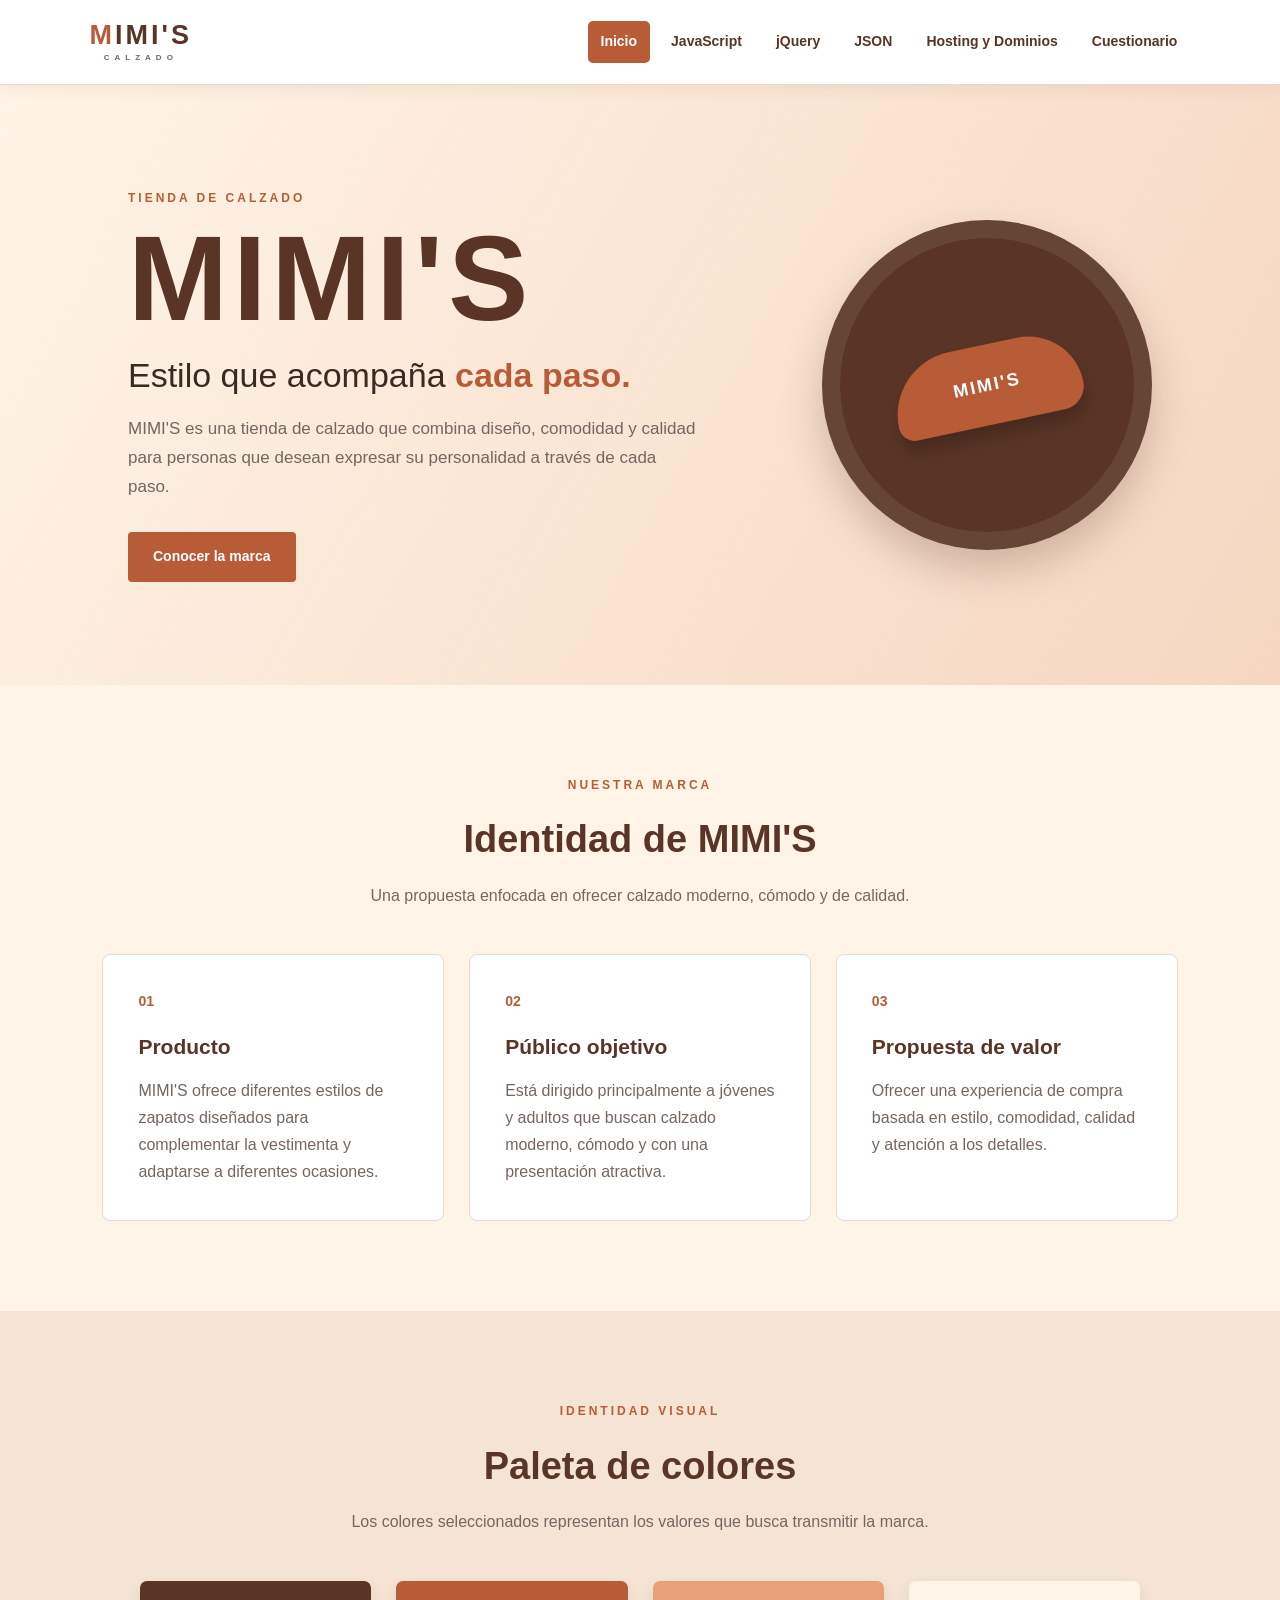
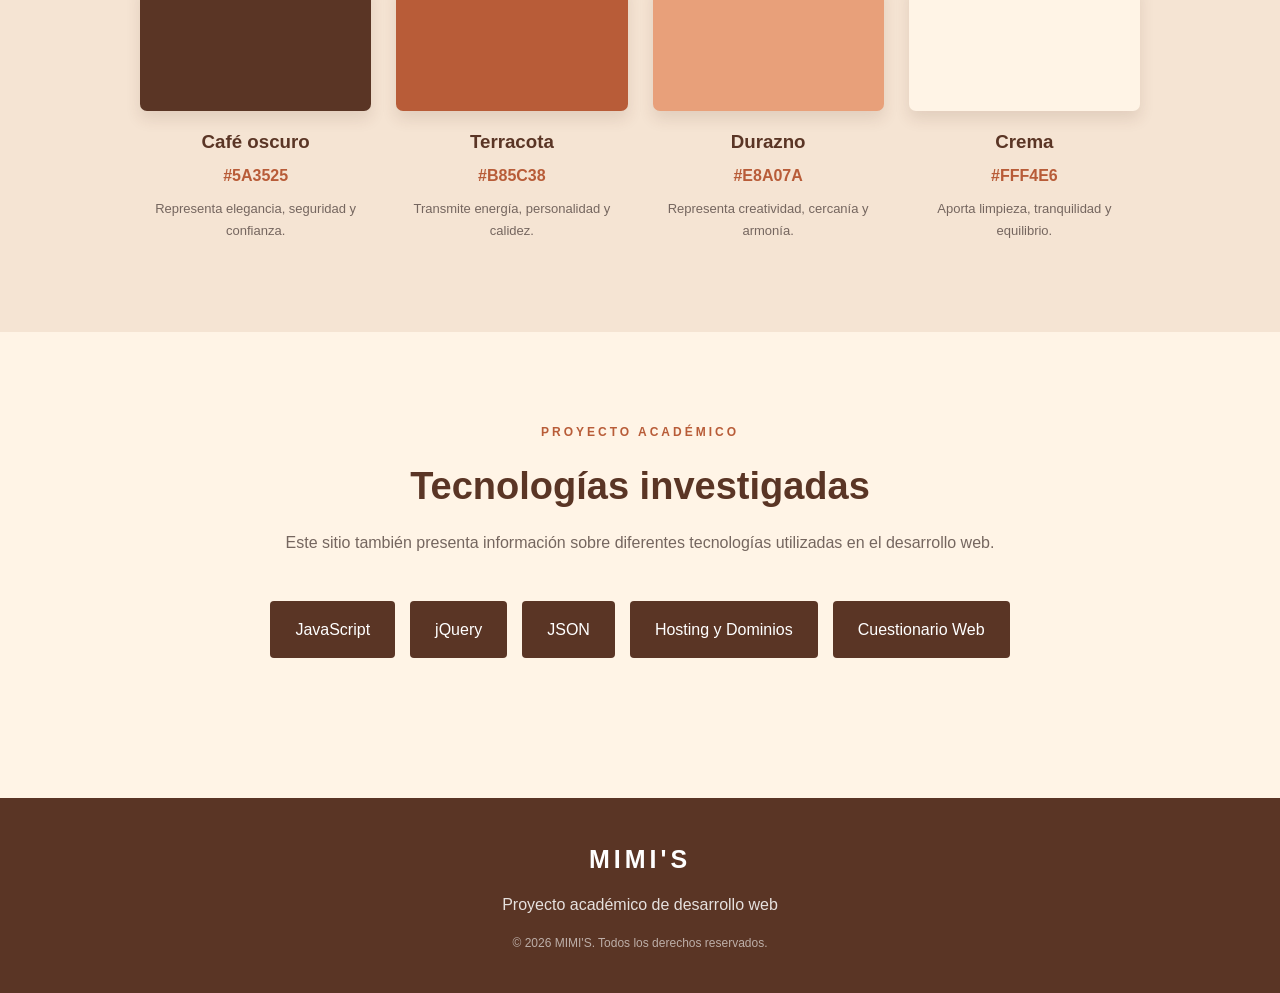
<file: index.html>
<!DOCTYPE html>
<html lang="es">
<head>
    <meta charset="UTF-8">
    <meta name="viewport" content="width=device-width, initial-scale=1.0">

    <title>MIMI'S | Tienda de Calzado</title>

    <link rel="stylesheet" href="style.css">
    <script src="script.js" defer></script>
</head>

<body>

    <!-- ENCABEZADO -->
    <header class="header">

        <div class="logo">
            <span>M</span>IMI'S
            <small>CALZADO</small>
        </div>

        <nav class="navbar">
            <a href="index.html" class="activo">Inicio</a>
            <a href="javascript.html">JavaScript</a>
            <a href="jquery.html">jQuery</a>
            <a href="json.html">JSON</a>
            <a href="hosting.html">Hosting y Dominios</a>
            <a href="cuestionario.html">Cuestionario</a>
        </nav>

    </header>


    <!-- PRESENTACIÓN PRINCIPAL -->
    <main>

        <section class="hero">

            <div class="hero-contenido">

                <p class="etiqueta">TIENDA DE CALZADO</p>

                <h1>MIMI'S</h1>

                <h2>
                    Estilo que acompaña
                    <span>cada paso.</span>
                </h2>

                <p class="hero-descripcion">
                    MIMI'S es una tienda de calzado que combina
                    diseño, comodidad y calidad para personas que
                    desean expresar su personalidad a través de cada
                    paso.
                </p>

                <a href="#marca" class="btn-principal">
                    Conocer la marca
                </a>

            </div>


            <div class="hero-producto">

                <div class="circulo-producto">
                    <div class="zapato">MIMI'S</div>
                </div>

            </div>

        </section>


        <!-- PRODUCTO -->
        <section class="seccion" id="marca">

            <div class="titulo-seccion">

                <p class="etiqueta">NUESTRA MARCA</p>

                <h2>Identidad de MIMI'S</h2>

                <p>
                    Una propuesta enfocada en ofrecer calzado
                    moderno, cómodo y de calidad.
                </p>

            </div>


            <div class="tarjetas">

                <article class="tarjeta">

                    <div class="icono">01</div>

                    <h3>Producto</h3>

                    <p>
                        MIMI'S ofrece diferentes estilos de zapatos
                        diseñados para complementar la vestimenta
                        y adaptarse a diferentes ocasiones.
                    </p>

                </article>


                <article class="tarjeta">

                    <div class="icono">02</div>

                    <h3>Público objetivo</h3>

                    <p>
                        Está dirigido principalmente a jóvenes y
                        adultos que buscan calzado moderno, cómodo
                        y con una presentación atractiva.
                    </p>

                </article>


                <article class="tarjeta">

                    <div class="icono">03</div>

                    <h3>Propuesta de valor</h3>

                    <p>
                        Ofrecer una experiencia de compra basada en
                        estilo, comodidad, calidad y atención a los
                        detalles.
                    </p>

                </article>

            </div>

        </section>


        <!-- PALETA DE COLORES -->
        <section class="seccion colores-seccion">

            <div class="titulo-seccion">

                <p class="etiqueta">IDENTIDAD VISUAL</p>

                <h2>Paleta de colores</h2>

                <p>
                    Los colores seleccionados representan los
                    valores que busca transmitir la marca.
                </p>

            </div>


            <div class="paleta">

                <div class="color-item">

                    <div class="muestra cafe"></div>

                    <h3>Café oscuro</h3>

                    <strong>#5A3525</strong>

                    <p>
                        Representa elegancia, seguridad y confianza.
                    </p>

                </div>


                <div class="color-item">

                    <div class="muestra terracota"></div>

                    <h3>Terracota</h3>

                    <strong>#B85C38</strong>

                    <p>
                        Transmite energía, personalidad y calidez.
                    </p>

                </div>


                <div class="color-item">

                    <div class="muestra durazno"></div>

                    <h3>Durazno</h3>

                    <strong>#E8A07A</strong>

                    <p>
                        Representa creatividad, cercanía y armonía.
                    </p>

                </div>


                <div class="color-item">

                    <div class="muestra crema"></div>

                    <h3>Crema</h3>

                    <strong>#FFF4E6</strong>

                    <p>
                        Aporta limpieza, tranquilidad y equilibrio.
                    </p>

                </div>

            </div>

        </section>


        <!-- TECNOLOGÍA -->
        <section class="seccion">

            <div class="titulo-seccion">

                <p class="etiqueta">PROYECTO ACADÉMICO</p>

                <h2>Tecnologías investigadas</h2>

                <p>
                    Este sitio también presenta información sobre
                    diferentes tecnologías utilizadas en el desarrollo
                    web.
                </p>

            </div>


            <div class="tecnologias">

                <a href="javascript.html">JavaScript</a>

                <a href="jquery.html">jQuery</a>

                <a href="json.html">JSON</a>

                <a href="hosting.html">Hosting y Dominios</a>

                <a href="cuestionario.html">Cuestionario Web</a>

            </div>

        </section>

    </main>


    <!-- PIE DE PÁGINA -->
    <footer class="footer">

        <div class="logo-footer">
            MIMI'S
        </div>

        <p>
            Proyecto académico de desarrollo web
        </p>

        <p class="copyright">
            © 2026 MIMI'S. Todos los derechos reservados.
        </p>

    </footer>

</body>
</html>
</file>
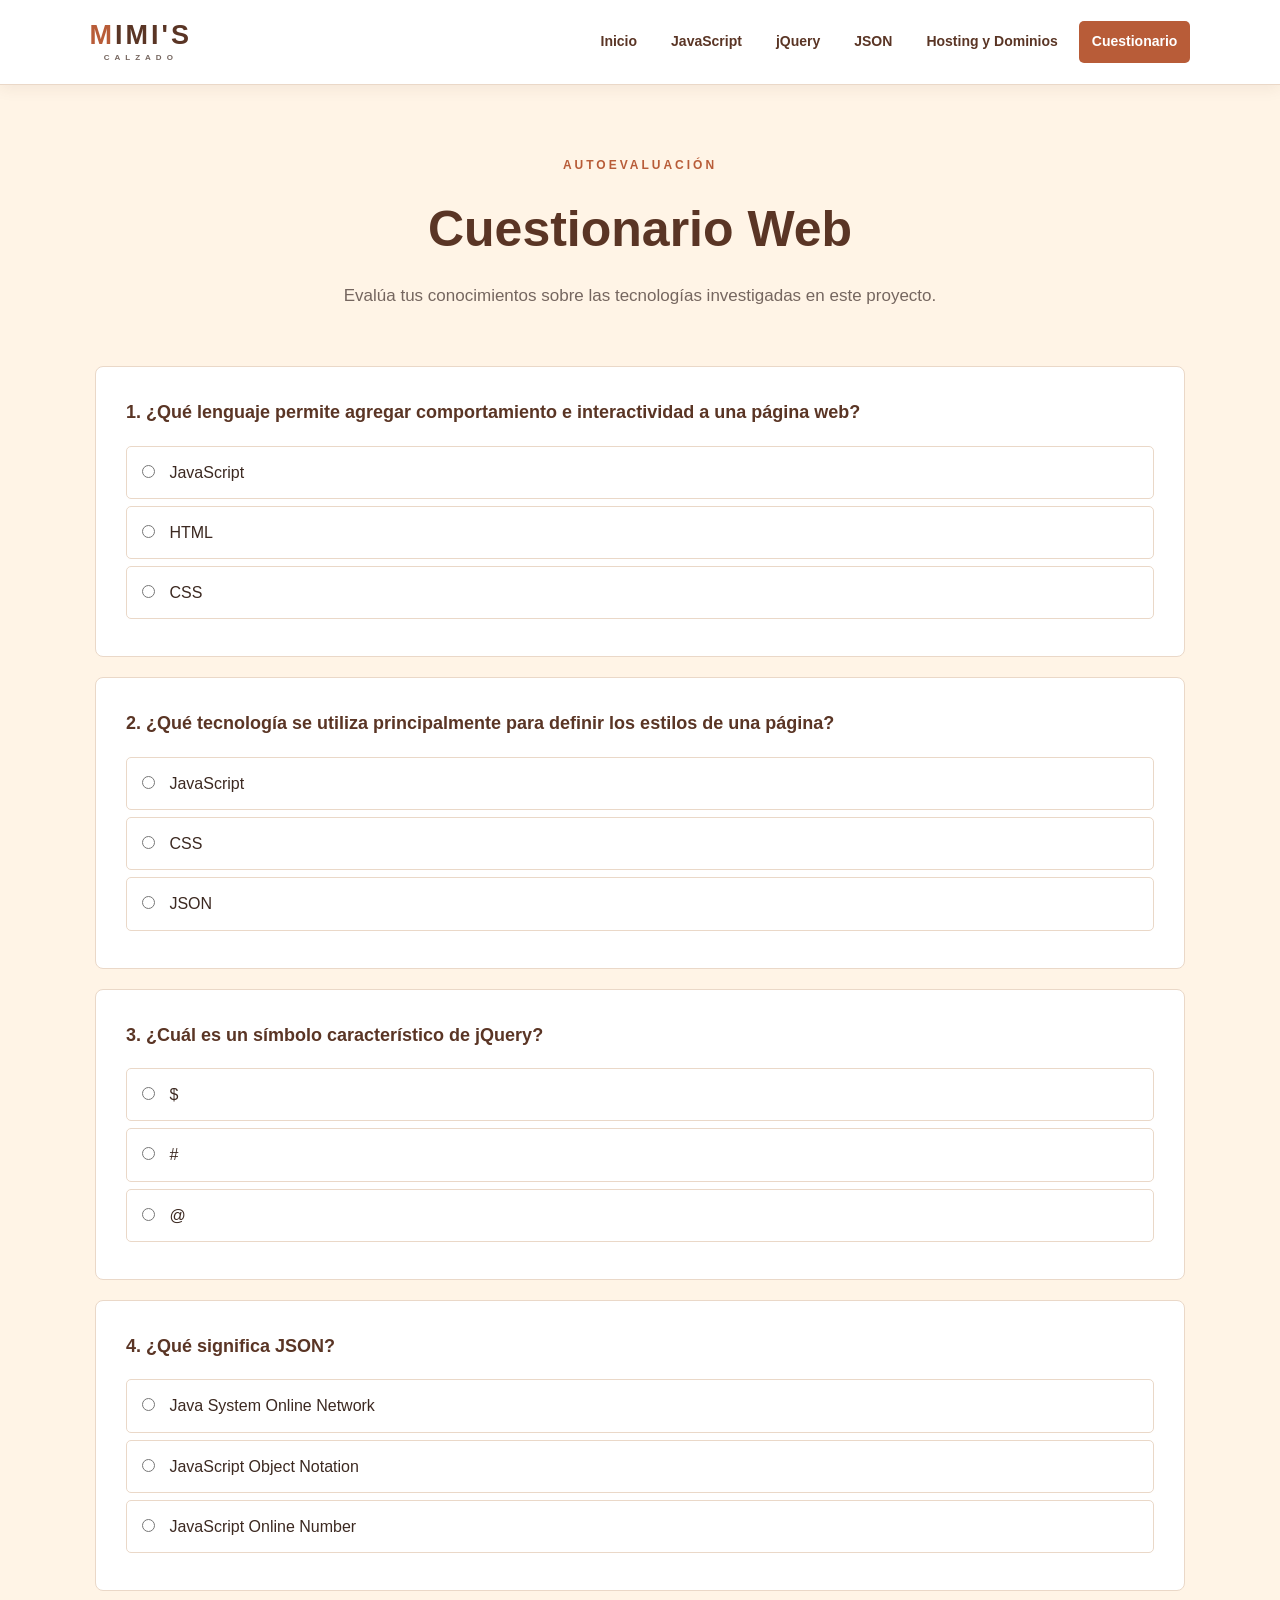
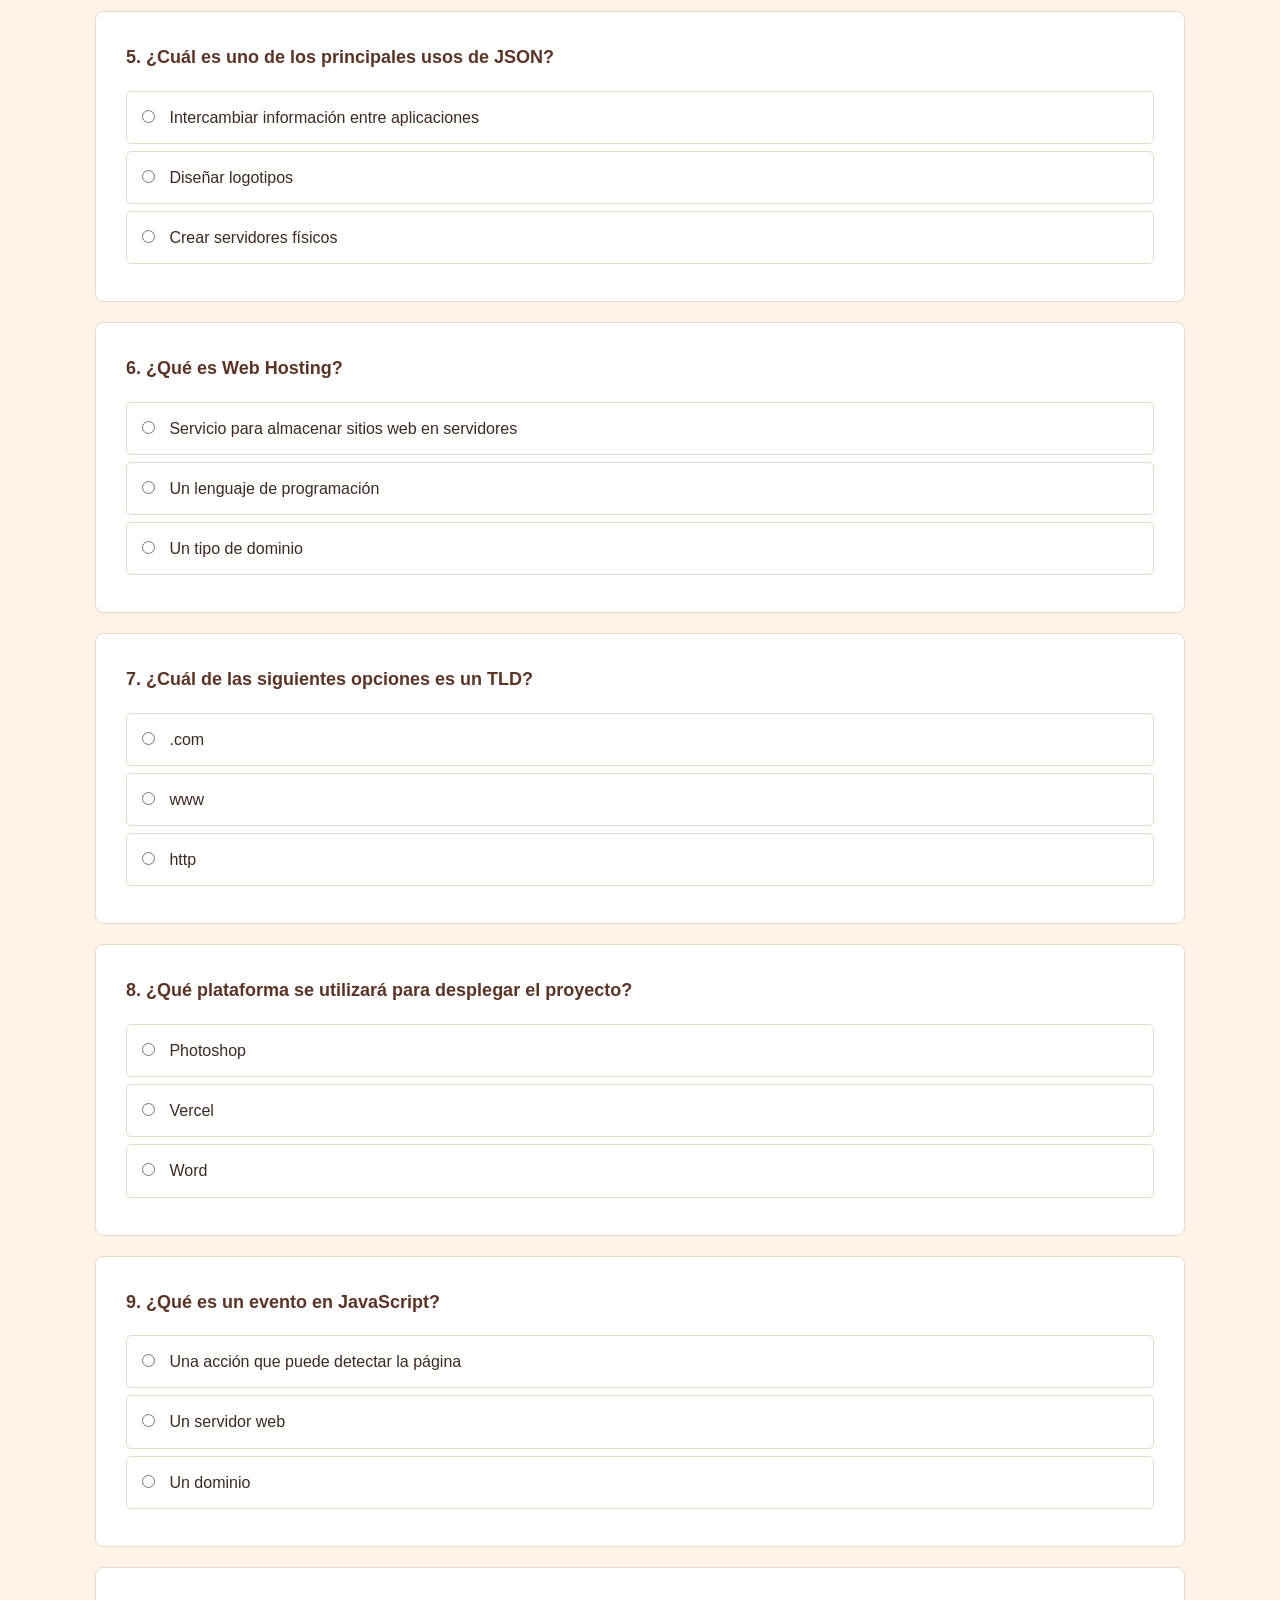
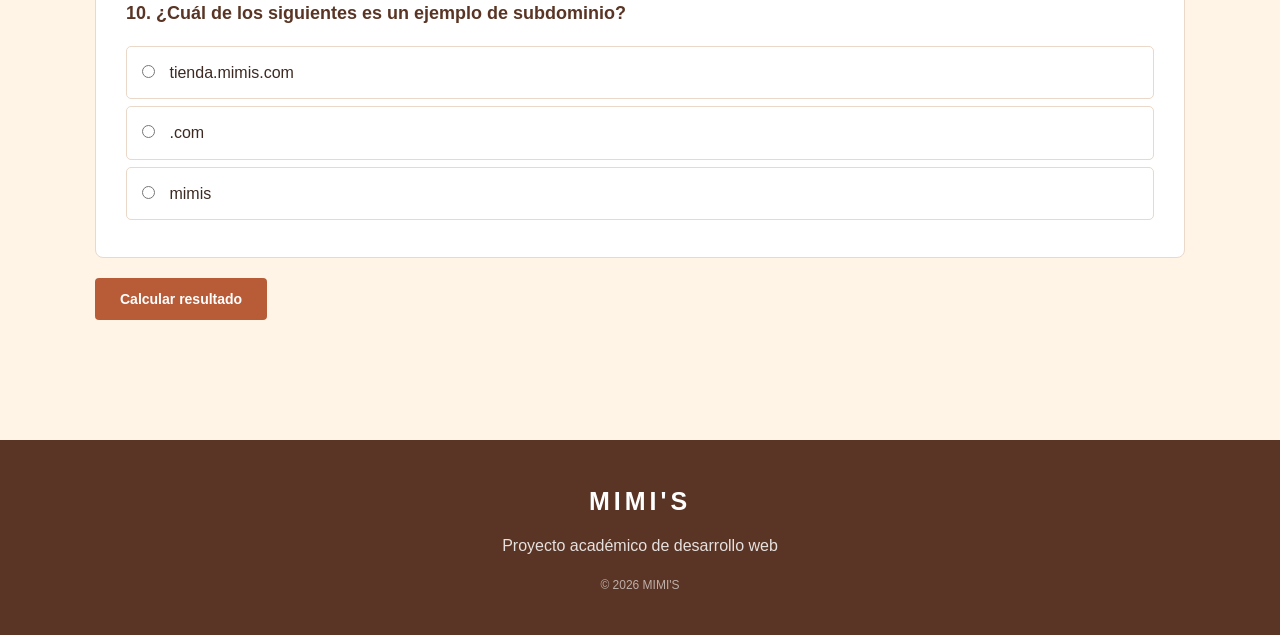
<file: cuestionario.html>
<!DOCTYPE html>
<html lang="es">
<head>
    <meta charset="UTF-8">
    <meta name="viewport" content="width=device-width, initial-scale=1.0">

    <title>MIMI'S | Cuestionario Web</title>

    <link rel="stylesheet" href="style.css">
    <script src="script.js" defer></script>

</head>

<body>

    <header class="header">

        <div class="logo">
            <span>M</span>IMI'S
            <small>CALZADO</small>
        </div>

        <nav class="navbar">
            <a href="index.html">Inicio</a>
            <a href="javascript.html">JavaScript</a>
            <a href="jquery.html">jQuery</a>
            <a href="json.html">JSON</a>
            <a href="hosting.html">Hosting y Dominios</a>
            <a href="cuestionario.html" class="activo">Cuestionario</a>
        </nav>

    </header>


    <main class="pagina">

        <section class="encabezado-pagina">

            <p class="etiqueta">AUTOEVALUACIÓN</p>

            <h1>Cuestionario Web</h1>

            <p>
                Evalúa tus conocimientos sobre las tecnologías
                investigadas en este proyecto.
            </p>

        </section>


        <form id="cuestionario">


            <!-- PREGUNTA 1 -->
            <section class="pregunta">

                <h3>
                    1. ¿Qué lenguaje permite agregar comportamiento
                    e interactividad a una página web?
                </h3>

                <label>
                    <input type="radio" name="p1" value="correcta">
                    JavaScript
                </label>

                <label>
                    <input type="radio" name="p1" value="incorrecta">
                    HTML
                </label>

                <label>
                    <input type="radio" name="p1" value="incorrecta">
                    CSS
                </label>

            </section>


            <!-- PREGUNTA 2 -->
            <section class="pregunta">

                <h3>
                    2. ¿Qué tecnología se utiliza principalmente
                    para definir los estilos de una página?
                </h3>

                <label>
                    <input type="radio" name="p2" value="incorrecta">
                    JavaScript
                </label>

                <label>
                    <input type="radio" name="p2" value="correcta">
                    CSS
                </label>

                <label>
                    <input type="radio" name="p2" value="incorrecta">
                    JSON
                </label>

            </section>


            <!-- PREGUNTA 3 -->
            <section class="pregunta">

                <h3>
                    3. ¿Cuál es un símbolo característico de jQuery?
                </h3>

                <label>
                    <input type="radio" name="p3" value="correcta">
                    $
                </label>

                <label>
                    <input type="radio" name="p3" value="incorrecta">
                    #
                </label>

                <label>
                    <input type="radio" name="p3" value="incorrecta">
                    @
                </label>

            </section>


            <!-- PREGUNTA 4 -->
            <section class="pregunta">

                <h3>
                    4. ¿Qué significa JSON?
                </h3>

                <label>
                    <input type="radio" name="p4" value="incorrecta">
                    Java System Online Network
                </label>

                <label>
                    <input type="radio" name="p4" value="correcta">
                    JavaScript Object Notation
                </label>

                <label>
                    <input type="radio" name="p4" value="incorrecta">
                    JavaScript Online Number
                </label>

            </section>


            <!-- PREGUNTA 5 -->
            <section class="pregunta">

                <h3>
                    5. ¿Cuál es uno de los principales usos de JSON?
                </h3>

                <label>
                    <input type="radio" name="p5" value="correcta">
                    Intercambiar información entre aplicaciones
                </label>

                <label>
                    <input type="radio" name="p5" value="incorrecta">
                    Diseñar logotipos
                </label>

                <label>
                    <input type="radio" name="p5" value="incorrecta">
                    Crear servidores físicos
                </label>

            </section>


            <!-- PREGUNTA 6 -->
            <section class="pregunta">

                <h3>
                    6. ¿Qué es Web Hosting?
                </h3>

                <label>
                    <input type="radio" name="p6" value="correcta">
                    Servicio para almacenar sitios web en servidores
                </label>

                <label>
                    <input type="radio" name="p6" value="incorrecta">
                    Un lenguaje de programación
                </label>

                <label>
                    <input type="radio" name="p6" value="incorrecta">
                    Un tipo de dominio
                </label>

            </section>


            <!-- PREGUNTA 7 -->
            <section class="pregunta">

                <h3>
                    7. ¿Cuál de las siguientes opciones es un TLD?
                </h3>

                <label>
                    <input type="radio" name="p7" value="correcta">
                    .com
                </label>

                <label>
                    <input type="radio" name="p7" value="incorrecta">
                    www
                </label>

                <label>
                    <input type="radio" name="p7" value="incorrecta">
                    http
                </label>

            </section>


            <!-- PREGUNTA 8 -->
            <section class="pregunta">

                <h3>
                    8. ¿Qué plataforma se utilizará para desplegar
                    el proyecto?
                </h3>

                <label>
                    <input type="radio" name="p8" value="incorrecta">
                    Photoshop
                </label>

                <label>
                    <input type="radio" name="p8" value="correcta">
                    Vercel
                </label>

                <label>
                    <input type="radio" name="p8" value="incorrecta">
                    Word
                </label>

            </section>


            <!-- PREGUNTA 9 -->
            <section class="pregunta">

                <h3>
                    9. ¿Qué es un evento en JavaScript?
                </h3>

                <label>
                    <input type="radio" name="p9" value="correcta">
                    Una acción que puede detectar la página
                </label>

                <label>
                    <input type="radio" name="p9" value="incorrecta">
                    Un servidor web
                </label>

                <label>
                    <input type="radio" name="p9" value="incorrecta">
                    Un dominio
                </label>

            </section>


            <!-- PREGUNTA 10 -->
            <section class="pregunta">

                <h3>
                    10. ¿Cuál de los siguientes es un ejemplo
                    de subdominio?
                </h3>

                <label>
                    <input type="radio" name="p10" value="correcta">
                    tienda.mimis.com
                </label>

                <label>
                    <input type="radio" name="p10" value="incorrecta">
                    .com
                </label>

                <label>
                    <input type="radio" name="p10" value="incorrecta">
                    mimis
                </label>

            </section>


            <button type="submit" class="btn-principal">
                Calcular resultado
            </button>

        </form>


        <div id="resultado"></div>

    </main>


    <footer class="footer">

        <div class="logo-footer">MIMI'S</div>

        <p>Proyecto académico de desarrollo web</p>

        <p class="copyright">
            © 2026 MIMI'S
        </p>

    </footer>

</body>
</html>
</file>
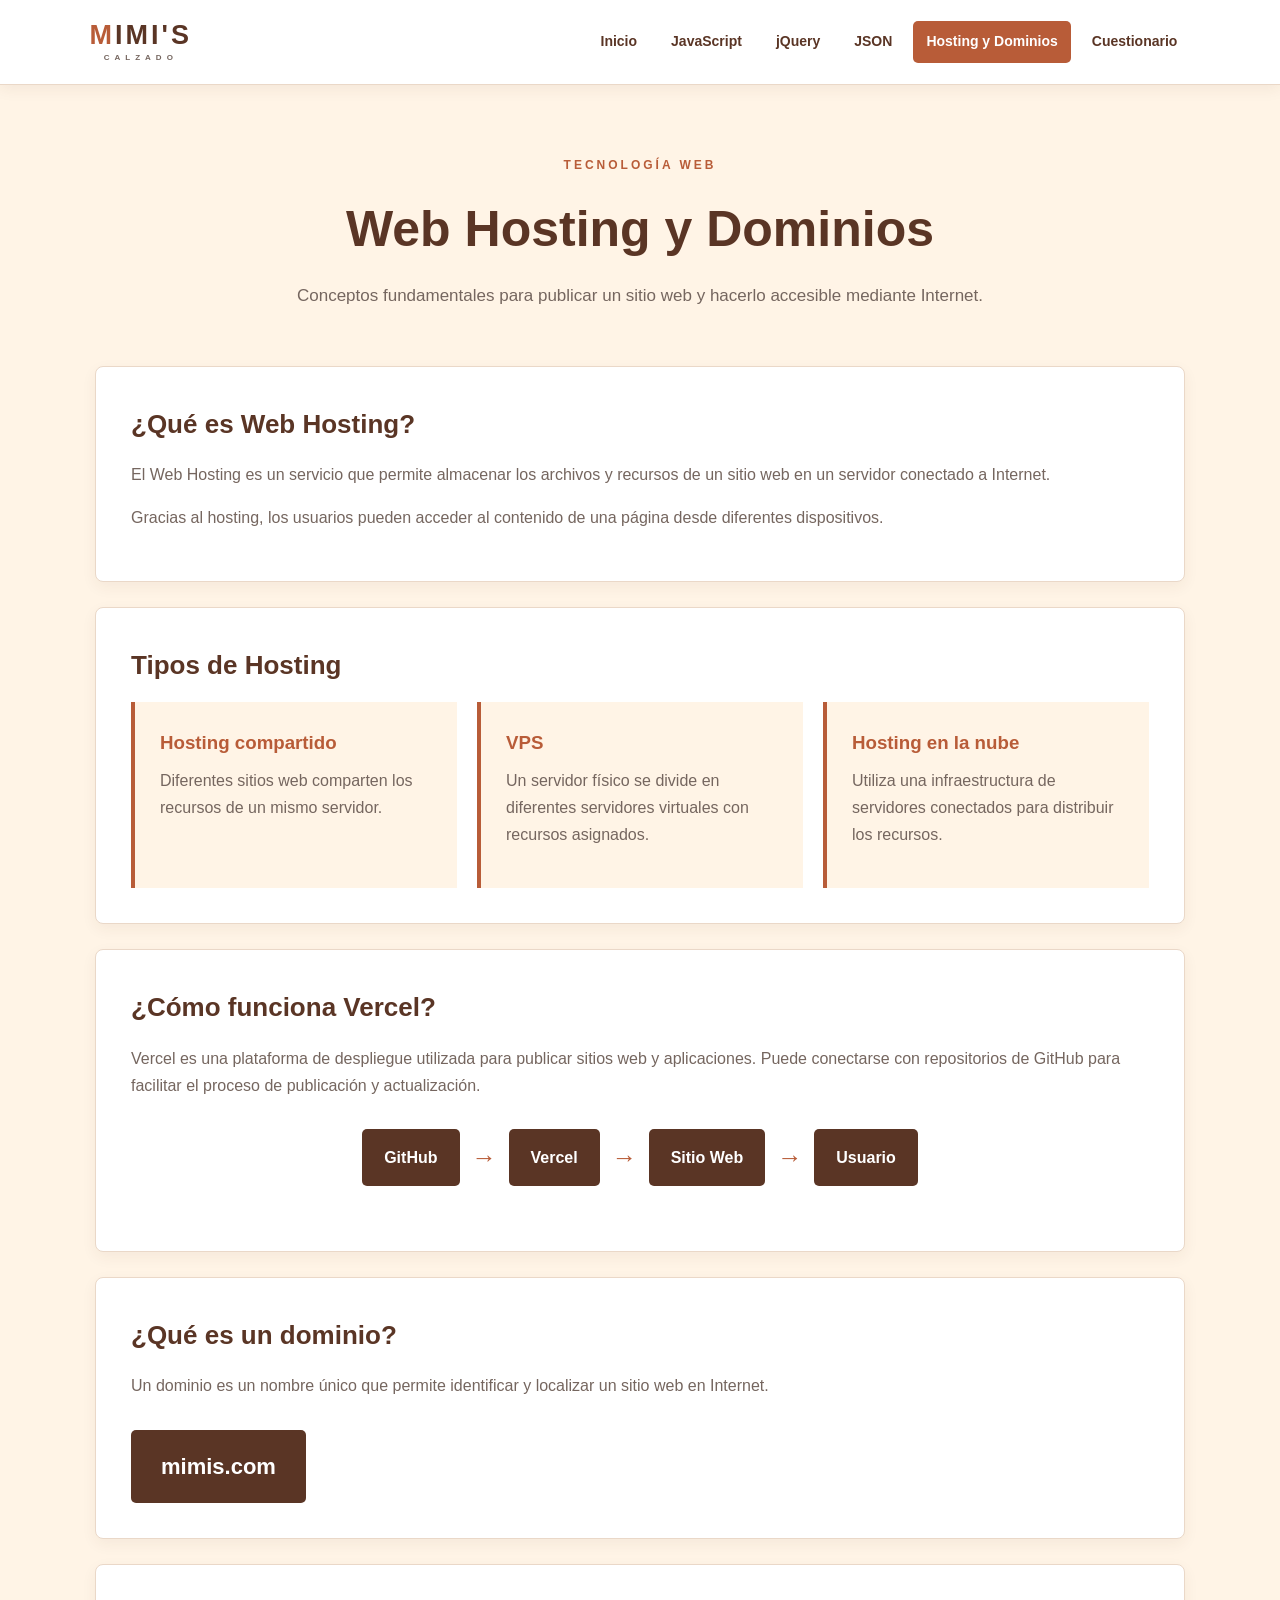
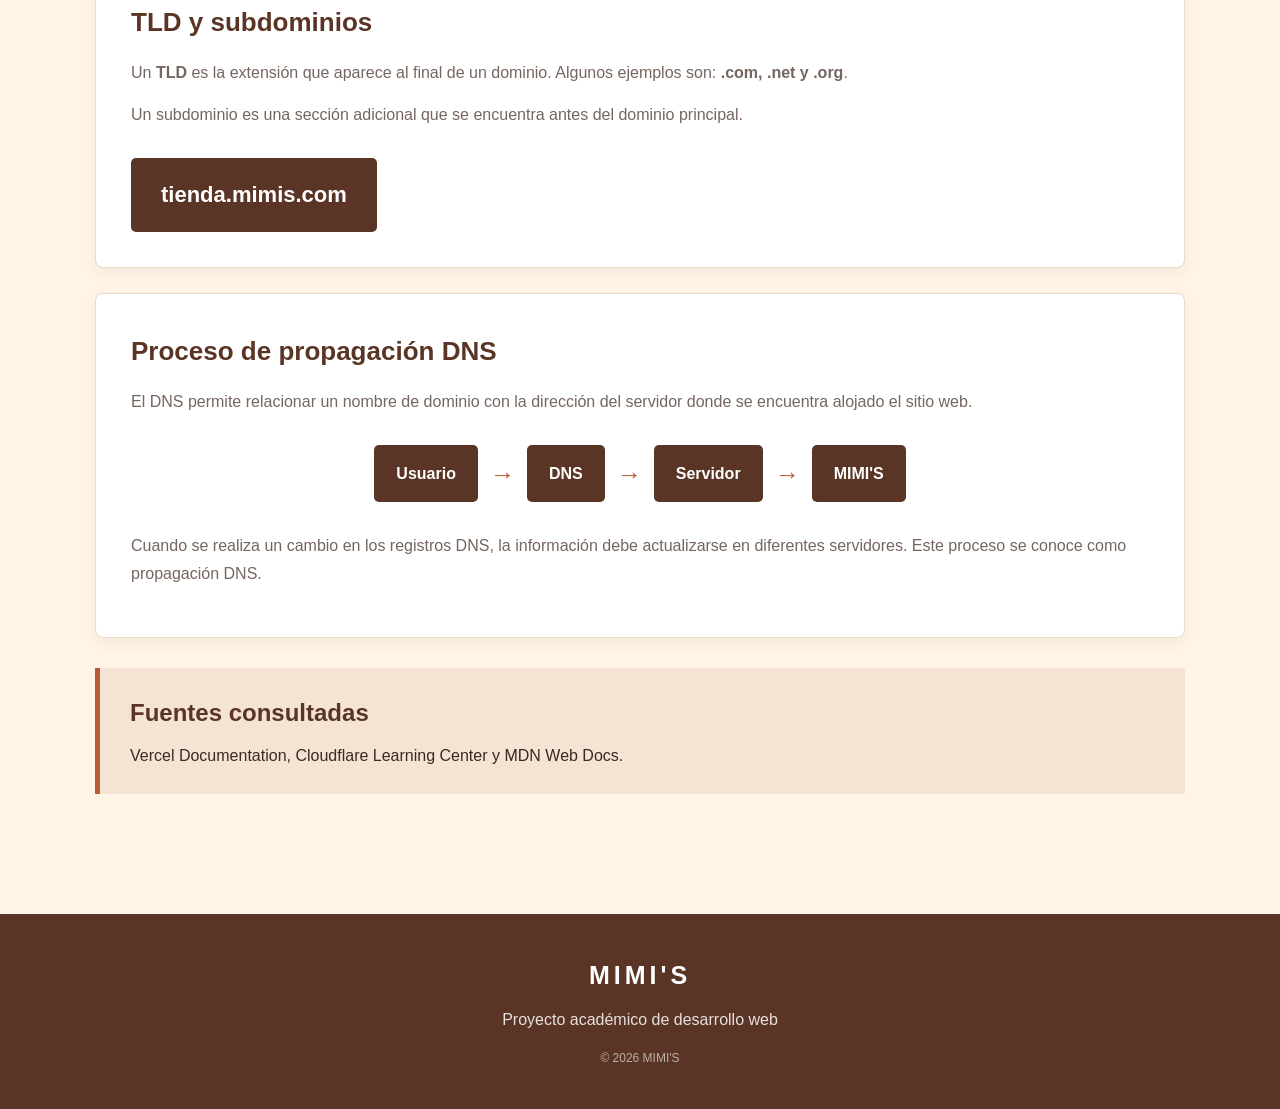
<file: hosting.html>
<!DOCTYPE html>
<html lang="es">
<head>
    <meta charset="UTF-8">
    <meta name="viewport" content="width=device-width, initial-scale=1.0">

    <title>MIMI'S | Hosting y Dominios</title>

    <link rel="stylesheet" href="style.css">

</head>

<body>

    <header class="header">

        <div class="logo">
            <span>M</span>IMI'S
            <small>CALZADO</small>
        </div>

        <nav class="navbar">
            <a href="index.html">Inicio</a>
            <a href="javascript.html">JavaScript</a>
            <a href="jquery.html">jQuery</a>
            <a href="json.html">JSON</a>
            <a href="hosting.html" class="activo">Hosting y Dominios</a>
            <a href="cuestionario.html">Cuestionario</a>
        </nav>

    </header>


    <main class="pagina">

        <section class="encabezado-pagina">

            <p class="etiqueta">TECNOLOGÍA WEB</p>

            <h1>Web Hosting y Dominios</h1>

            <p>
                Conceptos fundamentales para publicar un sitio web
                y hacerlo accesible mediante Internet.
            </p>

        </section>


        <section class="contenido-info">

            <h2>¿Qué es Web Hosting?</h2>

            <p>
                El Web Hosting es un servicio que permite almacenar
                los archivos y recursos de un sitio web en un servidor
                conectado a Internet.
            </p>

            <p>
                Gracias al hosting, los usuarios pueden acceder al
                contenido de una página desde diferentes dispositivos.
            </p>

        </section>


        <section class="contenido-info">

            <h2>Tipos de Hosting</h2>

            <div class="comparacion">

                <div>
                    <h3>Hosting compartido</h3>

                    <p>
                        Diferentes sitios web comparten los recursos
                        de un mismo servidor.
                    </p>

                </div>


                <div>
                    <h3>VPS</h3>

                    <p>
                        Un servidor físico se divide en diferentes
                        servidores virtuales con recursos asignados.
                    </p>

                </div>


                <div>
                    <h3>Hosting en la nube</h3>

                    <p>
                        Utiliza una infraestructura de servidores
                        conectados para distribuir los recursos.
                    </p>

                </div>

            </div>

        </section>


        <section class="contenido-info">

            <h2>¿Cómo funciona Vercel?</h2>

            <p>
                Vercel es una plataforma de despliegue utilizada
                para publicar sitios web y aplicaciones. Puede
                conectarse con repositorios de GitHub para facilitar
                el proceso de publicación y actualización.
            </p>

            <div class="flujo">

                <div>GitHub</div>

                <span>→</span>

                <div>Vercel</div>

                <span>→</span>

                <div>Sitio Web</div>

                <span>→</span>

                <div>Usuario</div>

            </div>

        </section>


        <section class="contenido-info">

            <h2>¿Qué es un dominio?</h2>

            <p>
                Un dominio es un nombre único que permite identificar
                y localizar un sitio web en Internet.
            </p>

            <div class="dominio-ejemplo">
                mimis.com
            </div>

        </section>


        <section class="contenido-info">

            <h2>TLD y subdominios</h2>

            <p>
                Un <strong>TLD</strong> es la extensión que aparece
                al final de un dominio. Algunos ejemplos son:
                <strong>.com, .net y .org</strong>.
            </p>

            <p>
                Un subdominio es una sección adicional que se encuentra
                antes del dominio principal.
            </p>

            <div class="dominio-ejemplo">
                tienda.mimis.com
            </div>

        </section>


        <section class="contenido-info">

            <h2>Proceso de propagación DNS</h2>

            <p>
                El DNS permite relacionar un nombre de dominio con
                la dirección del servidor donde se encuentra alojado
                el sitio web.
            </p>

            <div class="flujo dns">

                <div>Usuario</div>

                <span>→</span>

                <div>DNS</div>

                <span>→</span>

                <div>Servidor</div>

                <span>→</span>

                <div>MIMI'S</div>

            </div>

            <p>
                Cuando se realiza un cambio en los registros DNS,
                la información debe actualizarse en diferentes
                servidores. Este proceso se conoce como propagación DNS.
            </p>

        </section>


        <section class="fuentes">

            <h2>Fuentes consultadas</h2>

            <p>
                Vercel Documentation, Cloudflare Learning Center
                y MDN Web Docs.
            </p>

        </section>

    </main>


    <footer class="footer">

        <div class="logo-footer">MIMI'S</div>

        <p>Proyecto académico de desarrollo web</p>

        <p class="copyright">
            © 2026 MIMI'S
        </p>

    </footer>

</body>
</html>
</file>
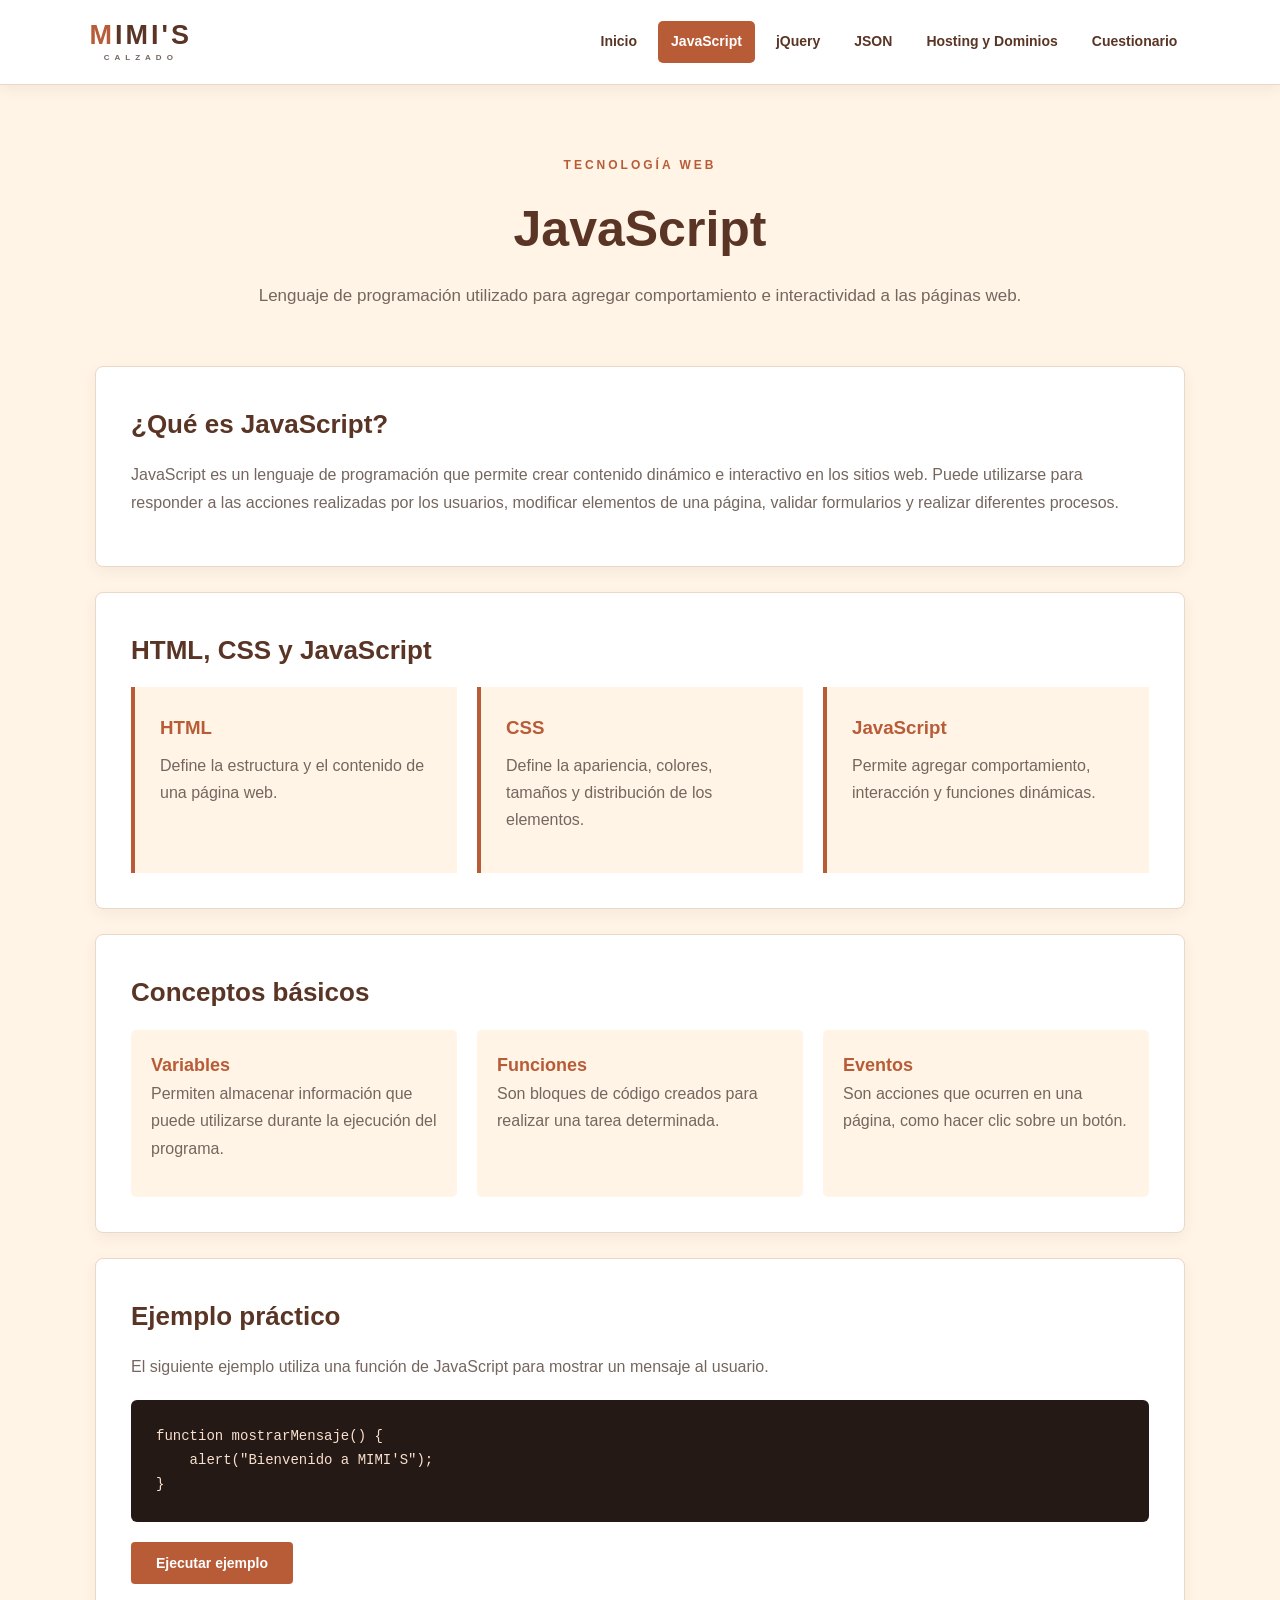
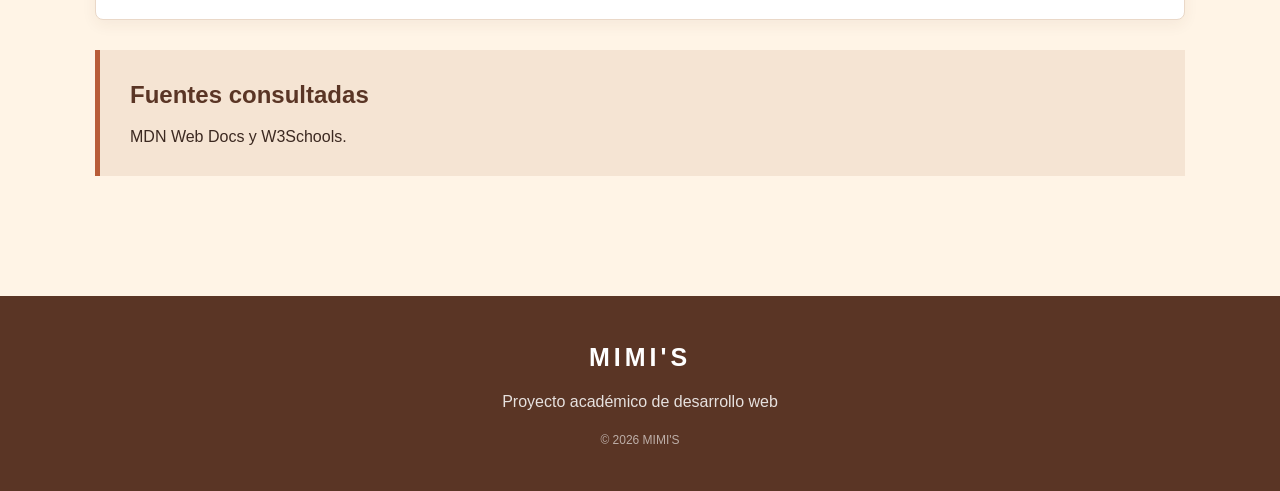
<file: javascript.html>
<!DOCTYPE html>
<html lang="es">
<head>
    <meta charset="UTF-8">
    <meta name="viewport" content="width=device-width, initial-scale=1.0">

    <title>MIMI'S | JavaScript</title>

    <link rel="stylesheet" href="style.css">
    <script src="script.js" defer></script>
</head>

<body>

    <header class="header">

        <div class="logo">
            <span>M</span>IMI'S
            <small>CALZADO</small>
        </div>

        <nav class="navbar">
            <a href="index.html">Inicio</a>
            <a href="javascript.html" class="activo">JavaScript</a>
            <a href="jquery.html">jQuery</a>
            <a href="json.html">JSON</a>
            <a href="hosting.html">Hosting y Dominios</a>
            <a href="cuestionario.html">Cuestionario</a>
        </nav>

    </header>


    <main class="pagina">

        <section class="encabezado-pagina">

            <p class="etiqueta">TECNOLOGÍA WEB</p>

            <h1>JavaScript</h1>

            <p>
                Lenguaje de programación utilizado para agregar
                comportamiento e interactividad a las páginas web.
            </p>

        </section>


        <section class="contenido-info">

            <h2>¿Qué es JavaScript?</h2>

            <p>
                JavaScript es un lenguaje de programación que permite
                crear contenido dinámico e interactivo en los sitios web.
                Puede utilizarse para responder a las acciones realizadas
                por los usuarios, modificar elementos de una página,
                validar formularios y realizar diferentes procesos.
            </p>

        </section>


        <section class="contenido-info">

            <h2>HTML, CSS y JavaScript</h2>

            <div class="comparacion">

                <div>
                    <h3>HTML</h3>
                    <p>
                        Define la estructura y el contenido
                        de una página web.
                    </p>
                </div>

                <div>
                    <h3>CSS</h3>
                    <p>
                        Define la apariencia, colores, tamaños
                        y distribución de los elementos.
                    </p>
                </div>

                <div>
                    <h3>JavaScript</h3>
                    <p>
                        Permite agregar comportamiento,
                        interacción y funciones dinámicas.
                    </p>
                </div>

            </div>

        </section>


        <section class="contenido-info">

            <h2>Conceptos básicos</h2>

            <div class="lista-conceptos">

                <div>
                    <strong>Variables</strong>
                    <p>
                        Permiten almacenar información que puede
                        utilizarse durante la ejecución del programa.
                    </p>
                </div>

                <div>
                    <strong>Funciones</strong>
                    <p>
                        Son bloques de código creados para realizar
                        una tarea determinada.
                    </p>
                </div>

                <div>
                    <strong>Eventos</strong>
                    <p>
                        Son acciones que ocurren en una página,
                        como hacer clic sobre un botón.
                    </p>
                </div>

            </div>

        </section>


        <section class="contenido-info">

            <h2>Ejemplo práctico</h2>

            <p>
                El siguiente ejemplo utiliza una función de JavaScript
                para mostrar un mensaje al usuario.
            </p>

            <pre><code>function mostrarMensaje() {
    alert("Bienvenido a MIMI'S");
}</code></pre>

            <button class="btn-principal" onclick="mostrarMensaje()">
                Ejecutar ejemplo
            </button>

        </section>


        <section class="fuentes">

            <h2>Fuentes consultadas</h2>

            <p>
                MDN Web Docs y W3Schools.
            </p>

        </section>

    </main>


    <footer class="footer">

        <div class="logo-footer">MIMI'S</div>

        <p>Proyecto académico de desarrollo web</p>

        <p class="copyright">
            © 2026 MIMI'S
        </p>

    </footer>

</body>
</html>
</file>
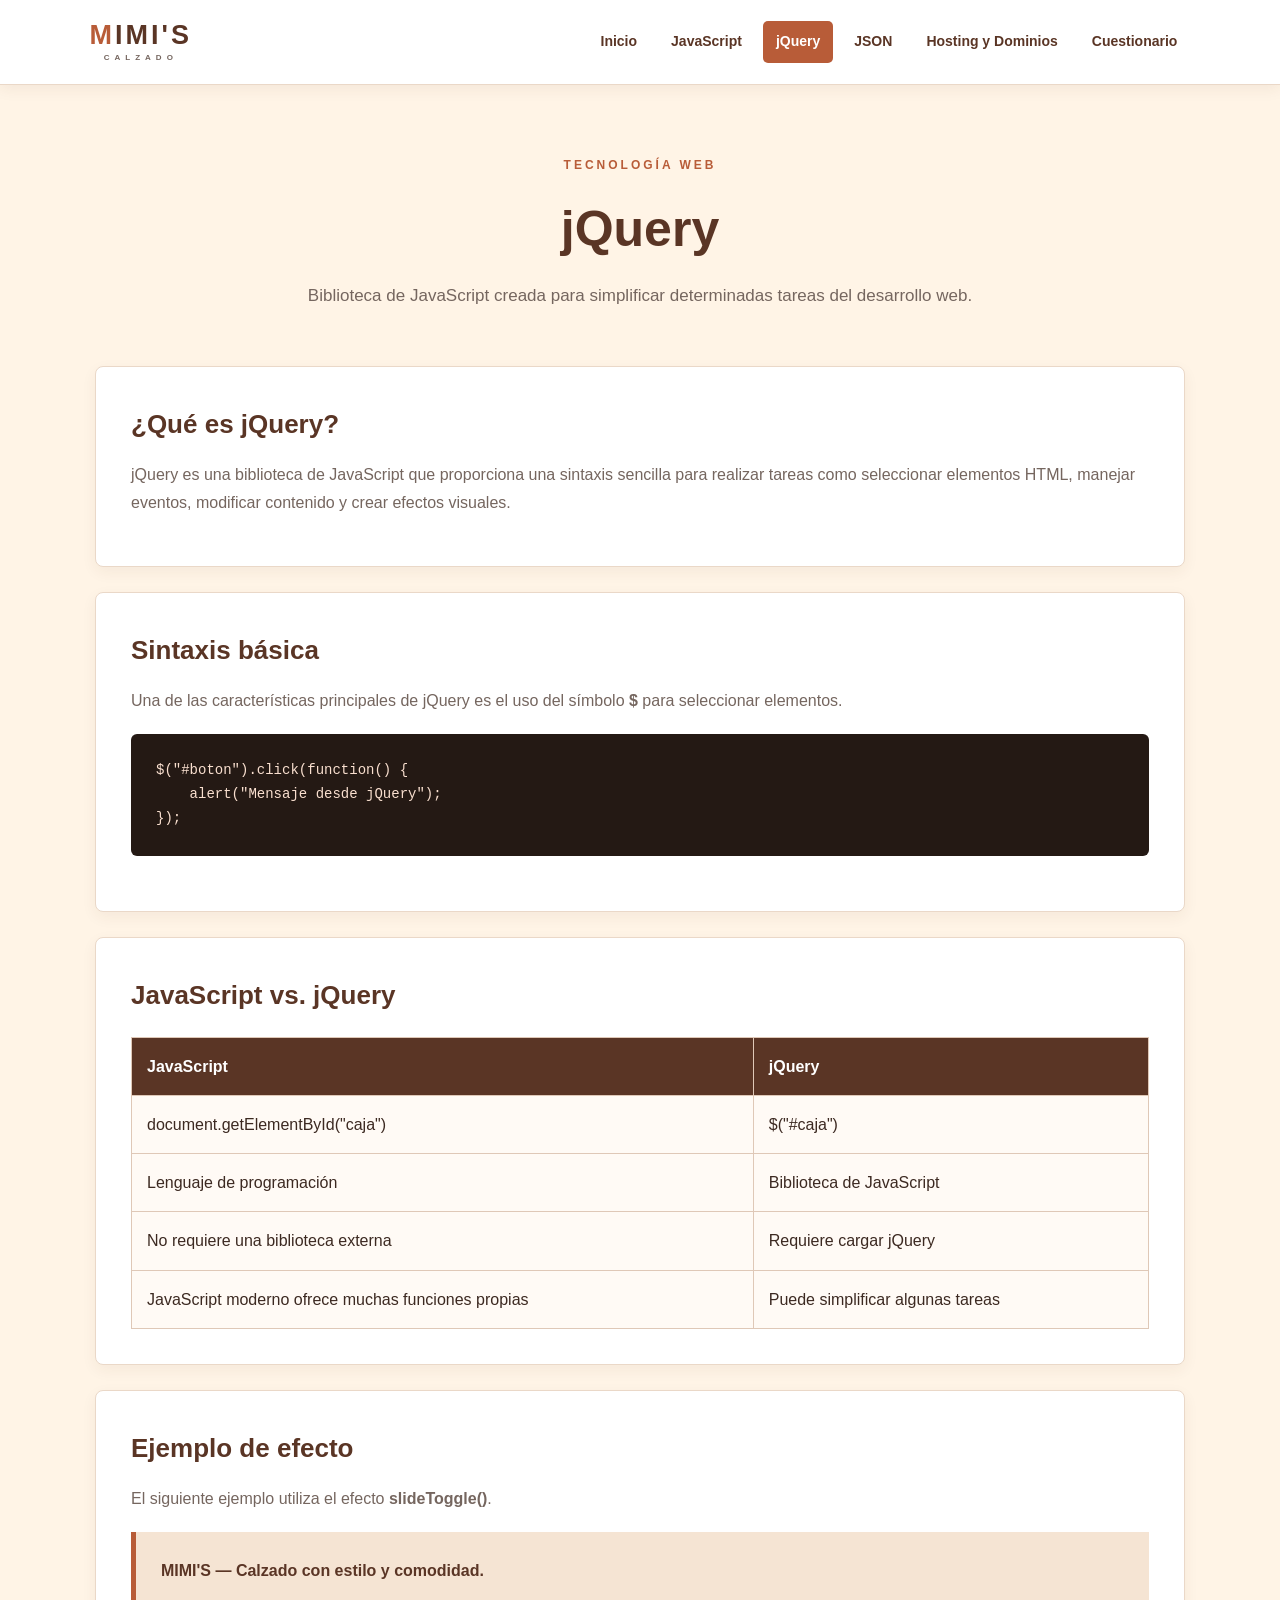
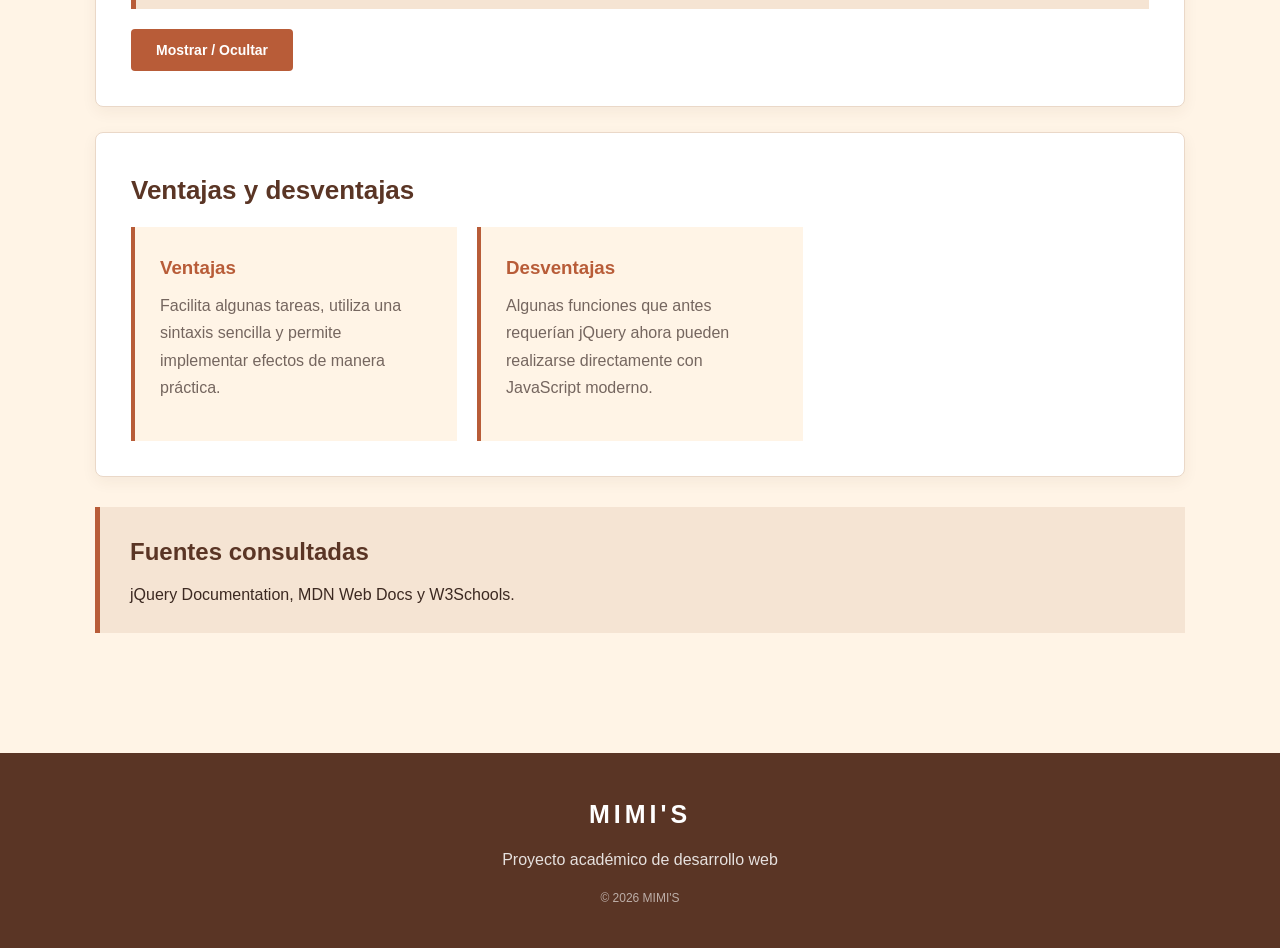
<file: jquery.html>
<!DOCTYPE html>
<html lang="es">
<head>
    <meta charset="UTF-8">
    <meta name="viewport" content="width=device-width, initial-scale=1.0">

    <title>MIMI'S | jQuery</title>

    <link rel="stylesheet" href="style.css">

    <script src="https://code.jquery.com/jquery-3.7.1.min.js"></script>

</head>

<body>

    <header class="header">

        <div class="logo">
            <span>M</span>IMI'S
            <small>CALZADO</small>
        </div>

        <nav class="navbar">
            <a href="index.html">Inicio</a>
            <a href="javascript.html">JavaScript</a>
            <a href="jquery.html" class="activo">jQuery</a>
            <a href="json.html">JSON</a>
            <a href="hosting.html">Hosting y Dominios</a>
            <a href="cuestionario.html">Cuestionario</a>
        </nav>

    </header>


    <main class="pagina">

        <section class="encabezado-pagina">

            <p class="etiqueta">TECNOLOGÍA WEB</p>

            <h1>jQuery</h1>

            <p>
                Biblioteca de JavaScript creada para simplificar
                determinadas tareas del desarrollo web.
            </p>

        </section>


        <section class="contenido-info">

            <h2>¿Qué es jQuery?</h2>

            <p>
                jQuery es una biblioteca de JavaScript que proporciona
                una sintaxis sencilla para realizar tareas como
                seleccionar elementos HTML, manejar eventos, modificar
                contenido y crear efectos visuales.
            </p>

        </section>


        <section class="contenido-info">

            <h2>Sintaxis básica</h2>

            <p>
                Una de las características principales de jQuery
                es el uso del símbolo <strong>$</strong> para
                seleccionar elementos.
            </p>

            <pre><code>$("#boton").click(function() {
    alert("Mensaje desde jQuery");
});</code></pre>

        </section>


        <section class="contenido-info">

            <h2>JavaScript vs. jQuery</h2>

            <table>

                <thead>

                    <tr>
                        <th>JavaScript</th>
                        <th>jQuery</th>
                    </tr>

                </thead>

                <tbody>

                    <tr>
                        <td>document.getElementById("caja")</td>
                        <td>$("#caja")</td>
                    </tr>

                    <tr>
                        <td>Lenguaje de programación</td>
                        <td>Biblioteca de JavaScript</td>
                    </tr>

                    <tr>
                        <td>No requiere una biblioteca externa</td>
                        <td>Requiere cargar jQuery</td>
                    </tr>

                    <tr>
                        <td>JavaScript moderno ofrece muchas funciones propias</td>
                        <td>Puede simplificar algunas tareas</td>
                    </tr>

                </tbody>

            </table>

        </section>


        <section class="contenido-info">

            <h2>Ejemplo de efecto</h2>

            <p>
                El siguiente ejemplo utiliza el efecto
                <strong>slideToggle()</strong>.
            </p>

            <div id="ejemploJquery">
                MIMI'S — Calzado con estilo y comodidad.
            </div>

            <button id="botonJquery" class="btn-principal">
                Mostrar / Ocultar
            </button>

        </section>


        <section class="contenido-info">

            <h2>Ventajas y desventajas</h2>

            <div class="comparacion">

                <div>
                    <h3>Ventajas</h3>

                    <p>
                        Facilita algunas tareas, utiliza una sintaxis
                        sencilla y permite implementar efectos de
                        manera práctica.
                    </p>

                </div>

                <div>
                    <h3>Desventajas</h3>

                    <p>
                        Algunas funciones que antes requerían jQuery
                        ahora pueden realizarse directamente con
                        JavaScript moderno.
                    </p>

                </div>

            </div>

        </section>


        <section class="fuentes">

            <h2>Fuentes consultadas</h2>

            <p>
                jQuery Documentation, MDN Web Docs y W3Schools.
            </p>

        </section>

    </main>


    <footer class="footer">

        <div class="logo-footer">MIMI'S</div>

        <p>Proyecto académico de desarrollo web</p>

        <p class="copyright">
            © 2026 MIMI'S
        </p>

    </footer>


    <script>

        $(document).ready(function() {

            $("#botonJquery").click(function() {

                $("#ejemploJquery").slideToggle();

            });

        });

    </script>

</body>
</html>
</file>
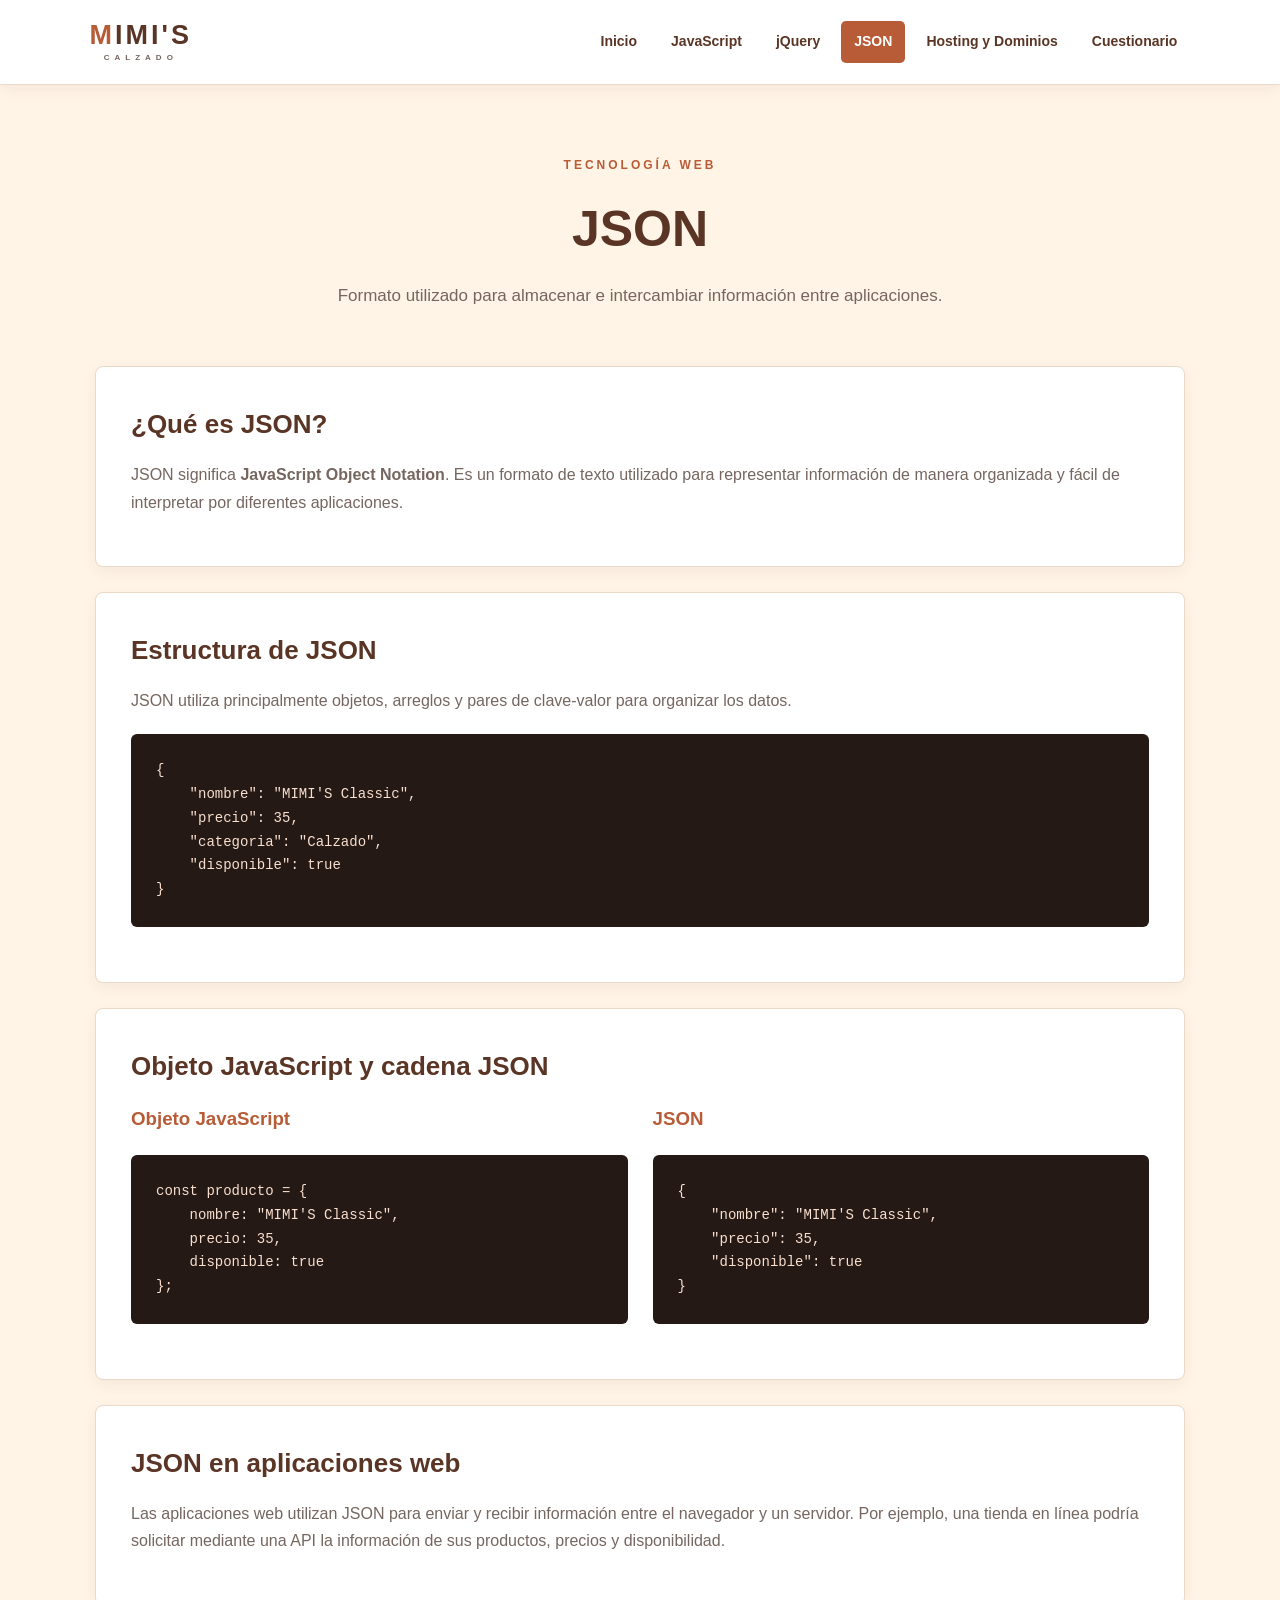
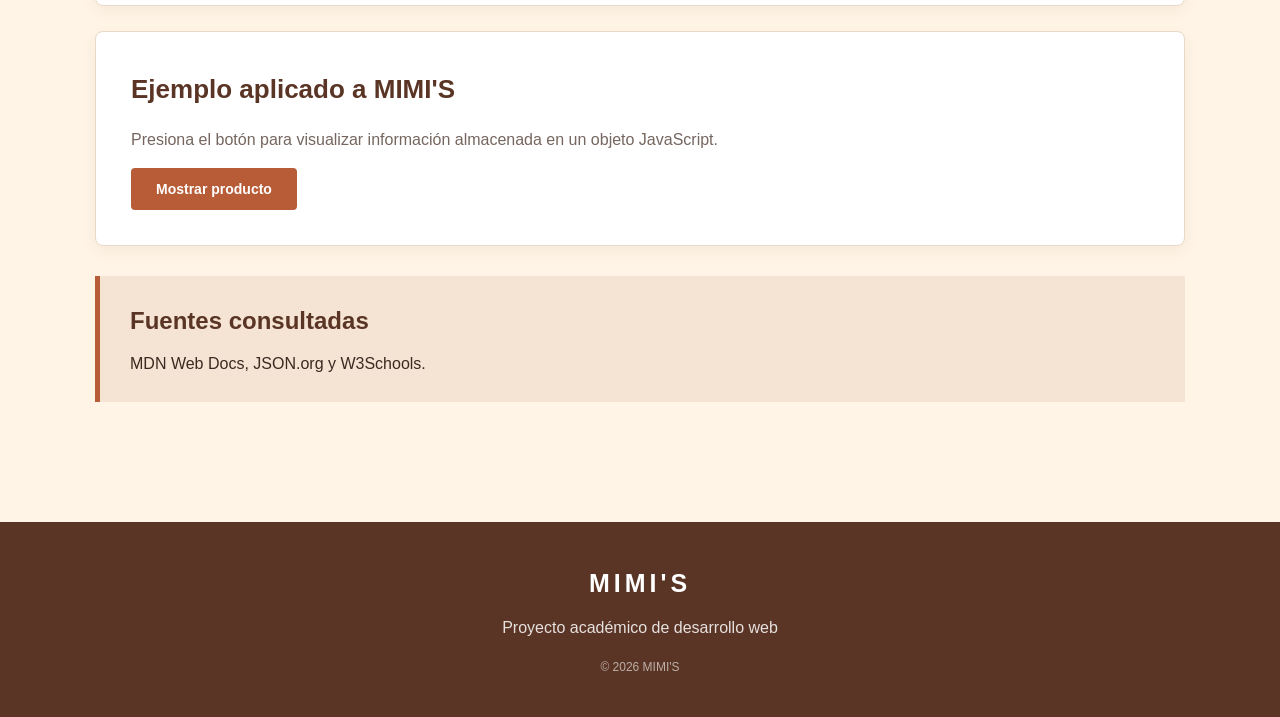
<file: json.html>
<!DOCTYPE html>
<html lang="es">
<head>
    <meta charset="UTF-8">
    <meta name="viewport" content="width=device-width, initial-scale=1.0">

    <title>MIMI'S | JSON</title>

    <link rel="stylesheet" href="style.css">
    <script src="script.js" defer></script>

</head>

<body>

    <header class="header">

        <div class="logo">
            <span>M</span>IMI'S
            <small>CALZADO</small>
        </div>

        <nav class="navbar">
            <a href="index.html">Inicio</a>
            <a href="javascript.html">JavaScript</a>
            <a href="jquery.html">jQuery</a>
            <a href="json.html" class="activo">JSON</a>
            <a href="hosting.html">Hosting y Dominios</a>
            <a href="cuestionario.html">Cuestionario</a>
        </nav>

    </header>


    <main class="pagina">

        <section class="encabezado-pagina">

            <p class="etiqueta">TECNOLOGÍA WEB</p>

            <h1>JSON</h1>

            <p>
                Formato utilizado para almacenar e intercambiar
                información entre aplicaciones.
            </p>

        </section>


        <section class="contenido-info">

            <h2>¿Qué es JSON?</h2>

            <p>
                JSON significa <strong>JavaScript Object Notation</strong>.
                Es un formato de texto utilizado para representar
                información de manera organizada y fácil de interpretar
                por diferentes aplicaciones.
            </p>

        </section>


        <section class="contenido-info">

            <h2>Estructura de JSON</h2>

            <p>
                JSON utiliza principalmente objetos, arreglos y pares
                de clave-valor para organizar los datos.
            </p>

            <pre><code>{
    "nombre": "MIMI'S Classic",
    "precio": 35,
    "categoria": "Calzado",
    "disponible": true
}</code></pre>

        </section>


        <section class="contenido-info">

            <h2>Objeto JavaScript y cadena JSON</h2>

            <div class="codigo-grid">

                <div>

                    <h3>Objeto JavaScript</h3>

                    <pre><code>const producto = {
    nombre: "MIMI'S Classic",
    precio: 35,
    disponible: true
};</code></pre>

                </div>


                <div>

                    <h3>JSON</h3>

                    <pre><code>{
    "nombre": "MIMI'S Classic",
    "precio": 35,
    "disponible": true
}</code></pre>

                </div>

            </div>

        </section>


        <section class="contenido-info">

            <h2>JSON en aplicaciones web</h2>

            <p>
                Las aplicaciones web utilizan JSON para enviar y
                recibir información entre el navegador y un servidor.
                Por ejemplo, una tienda en línea podría solicitar
                mediante una API la información de sus productos,
                precios y disponibilidad.
            </p>

        </section>


        <section class="contenido-info">

            <h2>Ejemplo aplicado a MIMI'S</h2>

            <p>
                Presiona el botón para visualizar información
                almacenada en un objeto JavaScript.
            </p>

            <button class="btn-principal" onclick="mostrarProducto()">
                Mostrar producto
            </button>

            <div id="productoJSON"></div>

        </section>


        <section class="fuentes">

            <h2>Fuentes consultadas</h2>

            <p>
                MDN Web Docs, JSON.org y W3Schools.
            </p>

        </section>

    </main>


    <footer class="footer">

        <div class="logo-footer">MIMI'S</div>

        <p>Proyecto académico de desarrollo web</p>

        <p class="copyright">
            © 2026 MIMI'S
        </p>

    </footer>

</body>
</html>
</file>
<file: style.css>
/* ==================================================
   MIMI'S - HOJA DE ESTILOS PRINCIPAL
   Proyecto académico de desarrollo web
   ================================================== */


/* -----------------------------------------------
   CONFIGURACIÓN GENERAL
   ----------------------------------------------- */

* {

    margin: 0;

    padding: 0;

    box-sizing: border-box;

}


:root {

    --cafe: #5A3525;

    --terracota: #B85C38;

    --durazno: #E8A07A;

    --crema: #FFF4E6;

    --beige: #F5E4D3;

    --blanco: #FFFFFF;

    --texto: #3C2921;

    --gris: #75665F;

}


html {

    scroll-behavior: smooth;

}


body {

    font-family: "Segoe UI", Arial, sans-serif;

    background-color: var(--crema);

    color: var(--texto);

    line-height: 1.7;

}


/* -----------------------------------------------
   ENCABEZADO
   ----------------------------------------------- */

.header {

    width: 100%;

    min-height: 85px;

    padding: 15px 7%;

    background-color: var(--blanco);

    border-bottom: 1px solid #ead8c8;

    display: flex;

    justify-content: space-between;

    align-items: center;

    gap: 25px;

    position: sticky;

    top: 0;

    z-index: 1000;

    box-shadow: 0 3px 15px rgba(90, 53, 37, 0.08);

}


/* -----------------------------------------------
   LOGOTIPO
   ----------------------------------------------- */

.logo {

    color: var(--cafe);

    font-size: 27px;

    font-weight: 800;

    letter-spacing: 3px;

    line-height: 1;

}


.logo span {

    color: var(--terracota);

}


.logo small {

    display: block;

    color: var(--gris);

    font-size: 8px;

    letter-spacing: 5px;

    text-align: center;

    margin-top: 5px;

}


/* -----------------------------------------------
   NAVEGACIÓN
   ----------------------------------------------- */

.navbar {

    display: flex;

    align-items: center;

    justify-content: center;

    gap: 8px;

    flex-wrap: wrap;

}


.navbar a {

    color: var(--cafe);

    text-decoration: none;

    font-size: 14px;

    font-weight: 600;

    padding: 9px 13px;

    border-radius: 5px;

    transition: all 0.3s ease;

}


.navbar a:hover {

    color: var(--terracota);

    background-color: var(--crema);

}


.navbar a.activo {

    color: var(--blanco);

    background-color: var(--terracota);

}


/* -----------------------------------------------
   HERO
   ----------------------------------------------- */

.hero {

    min-height: 600px;

    padding: 80px 10%;

    display: flex;

    justify-content: space-between;

    align-items: center;

    gap: 60px;

    background:

        linear-gradient(

            120deg,

            var(--crema),

            #f6d6c1

        );

}


.hero-contenido {

    max-width: 650px;

}


.etiqueta {

    color: var(--terracota);

    font-size: 12px;

    font-weight: 800;

    letter-spacing: 3px;

    margin-bottom: 12px;

}


.hero h1 {

    color: var(--cafe);

    font-size: clamp(65px, 10vw, 120px);

    line-height: 0.95;

    letter-spacing: 5px;

    margin-bottom: 20px;

}


.hero h2 {

    color: var(--texto);

    font-size: 34px;

    font-weight: 500;

    line-height: 1.2;

    margin-bottom: 20px;

}


.hero h2 span {

    color: var(--terracota);

    font-weight: 700;

}


.hero-descripcion {

    max-width: 570px;

    color: var(--gris);

    margin-bottom: 30px;

    font-size: 17px;

}


/* -----------------------------------------------
   BOTONES
   ----------------------------------------------- */

.btn-principal {

    display: inline-block;

    padding: 13px 25px;

    background-color: var(--terracota);

    color: var(--blanco);

    border: none;

    border-radius: 4px;

    text-decoration: none;

    font-size: 14px;

    font-weight: 700;

    cursor: pointer;

    transition: all 0.3s ease;

}


.btn-principal:hover {

    background-color: var(--cafe);

    transform: translateY(-2px);

    box-shadow: 0 7px 15px rgba(90, 53, 37, 0.2);

}


/* -----------------------------------------------
   PRODUCTO PRINCIPAL
   ----------------------------------------------- */

.hero-producto {

    display: flex;

    justify-content: center;

    align-items: center;

}


.circulo-producto {

    width: 330px;

    height: 330px;

    border-radius: 50%;

    background-color: var(--cafe);

    display: flex;

    align-items: center;

    justify-content: center;

    box-shadow:

        0 20px 40px rgba(90, 53, 37, 0.25),

        inset 0 0 0 18px rgba(255, 255, 255, 0.08);

}


.zapato {

    width: 190px;

    height: 80px;

    background-color: var(--terracota);

    border-radius: 80px 70px 30px 20px;

    color: var(--blanco);

    display: flex;

    align-items: center;

    justify-content: center;

    font-size: 18px;

    font-weight: 800;

    letter-spacing: 2px;

    transform: rotate(-12deg);

    box-shadow: 0 12px 15px rgba(0, 0, 0, 0.2);

}


/* -----------------------------------------------
   SECCIONES
   ----------------------------------------------- */

.seccion {

    padding: 90px 8%;

}


.titulo-seccion {

    text-align: center;

    max-width: 750px;

    margin: 0 auto 45px;

}


.titulo-seccion h2 {

    color: var(--cafe);

    font-size: 38px;

    margin-bottom: 10px;

}


.titulo-seccion > p:last-child {

    color: var(--gris);

}


/* -----------------------------------------------
   TARJETAS
   ----------------------------------------------- */

.tarjetas {

    max-width: 1150px;

    margin: auto;

    display: grid;

    grid-template-columns: repeat(3, 1fr);

    gap: 25px;

}


.tarjeta {

    background-color: var(--blanco);

    padding: 35px;

    border: 1px solid #ead8c8;

    border-radius: 8px;

    transition: all 0.3s ease;

}


.tarjeta:hover {

    transform: translateY(-7px);

    box-shadow: 0 15px 30px rgba(90, 53, 37, 0.12);

}


.icono {

    color: var(--terracota);

    font-size: 14px;

    font-weight: 800;

    margin-bottom: 15px;

}


.tarjeta h3 {

    color: var(--cafe);

    font-size: 21px;

    margin-bottom: 12px;

}


.tarjeta p {

    color: var(--gris);

}


/* -----------------------------------------------
   PALETA DE COLORES
   ----------------------------------------------- */

.colores-seccion {

    background-color: var(--beige);

}


.paleta {

    max-width: 1000px;

    margin: auto;

    display: grid;

    grid-template-columns: repeat(4, 1fr);

    gap: 25px;

}


.color-item {

    text-align: center;

}


.muestra {

    width: 100%;

    height: 130px;

    border-radius: 7px;

    margin-bottom: 15px;

    box-shadow: 0 8px 15px rgba(90, 53, 37, 0.12);

}


.color-item h3 {

    color: var(--cafe);

    margin-bottom: 5px;

}


.color-item strong {

    color: var(--terracota);

}


.color-item p {

    color: var(--gris);

    font-size: 13px;

    margin-top: 8px;

}


.cafe {

    background-color: #5A3525;

}


.terracota {

    background-color: #B85C38;

}


.durazno {

    background-color: #E8A07A;

}


.crema {

    background-color: #FFF4E6;

}


/* -----------------------------------------------
   TECNOLOGÍAS
   ----------------------------------------------- */

.tecnologias {

    max-width: 1000px;

    margin: auto;

    display: flex;

    justify-content: center;

    flex-wrap: wrap;

    gap: 15px;

}


.tecnologias a {

    background-color: var(--cafe);

    color: var(--blanco);

    padding: 15px 25px;

    text-decoration: none;

    border-radius: 4px;

    transition: 0.3s;

}


.tecnologias a:hover {

    background-color: var(--terracota);

}


/* -----------------------------------------------
   PÁGINAS INFORMATIVAS
   ----------------------------------------------- */

.pagina {

    max-width: 1150px;

    margin: auto;

    padding: 70px 30px;

}


.encabezado-pagina {

    text-align: center;

    max-width: 800px;

    margin: 0 auto 55px;

}


.encabezado-pagina h1 {

    color: var(--cafe);

    font-size: 50px;

    margin-bottom: 10px;

}


.encabezado-pagina p:last-child {

    color: var(--gris);

    font-size: 17px;

}


.contenido-info {

    background-color: var(--blanco);

    padding: 35px;

    margin-bottom: 25px;

    border: 1px solid #ead8c8;

    border-radius: 8px;

    box-shadow: 0 5px 15px rgba(90, 53, 37, 0.06);

}


.contenido-info h2 {

    color: var(--cafe);

    font-size: 26px;

    margin-bottom: 15px;

}


.contenido-info h3 {

    color: var(--terracota);

    margin-bottom: 8px;

}


.contenido-info p {

    color: var(--gris);

    margin-bottom: 15px;

}


/* -----------------------------------------------
   COMPARACIONES
   ----------------------------------------------- */

.comparacion {

    display: grid;

    grid-template-columns: repeat(3, 1fr);

    gap: 20px;

}


.comparacion > div {

    padding: 25px;

    background-color: var(--crema);

    border-left: 4px solid var(--terracota);

}


/* -----------------------------------------------
   LISTA DE CONCEPTOS
   ----------------------------------------------- */

.lista-conceptos {

    display: grid;

    grid-template-columns: repeat(3, 1fr);

    gap: 20px;

}


.lista-conceptos > div {

    padding: 20px;

    background-color: var(--crema);

    border-radius: 5px;

}


.lista-conceptos strong {

    color: var(--terracota);

    font-size: 18px;

}


/* -----------------------------------------------
   CÓDIGO
   ----------------------------------------------- */

pre {

    background-color: #241914;

    color: #f9dfcf;

    padding: 25px;

    border-radius: 6px;

    overflow-x: auto;

    margin: 20px 0;

}


code {

    font-family: Consolas, "Courier New", monospace;

    font-size: 14px;

    line-height: 1.7;

}


/* -----------------------------------------------
   TABLAS
   ----------------------------------------------- */

table {

    width: 100%;

    border-collapse: collapse;

    margin-top: 20px;

}


th,
td {

    padding: 15px;

    border: 1px solid #dfc8b7;

    text-align: left;

}


th {

    background-color: var(--cafe);

    color: var(--blanco);

}


td {

    background-color: #fffaf5;

}


/* -----------------------------------------------
   EJEMPLO JQUERY
   ----------------------------------------------- */

#ejemploJquery {

    background-color: var(--beige);

    border-left: 5px solid var(--terracota);

    padding: 25px;

    margin: 20px 0;

    font-weight: 700;

    color: var(--cafe);

}


/* -----------------------------------------------
   EJEMPLO JSON
   ----------------------------------------------- */

.codigo-grid {

    display: grid;

    grid-template-columns: 1fr 1fr;

    gap: 25px;

}


.producto-datos {

    margin-top: 25px;

    padding: 25px;

    background-color: var(--beige);

    border-left: 5px solid var(--terracota);

}


.producto-datos h3 {

    font-size: 23px;

}


/* -----------------------------------------------
   HOSTING Y DOMINIOS
   ----------------------------------------------- */

.flujo {

    display: flex;

    justify-content: center;

    align-items: center;

    flex-wrap: wrap;

    gap: 12px;

    margin: 30px 0;

}


.flujo div {

    padding: 15px 22px;

    background-color: var(--cafe);

    color: var(--blanco);

    border-radius: 5px;

    font-weight: 700;

}


.flujo span {

    color: var(--terracota);

    font-size: 25px;

    font-weight: bold;

}


.dominio-ejemplo {

    display: inline-block;

    margin-top: 15px;

    padding: 18px 30px;

    background-color: var(--cafe);

    color: var(--blanco);

    font-size: 22px;

    font-weight: 700;

    border-radius: 5px;

}


/* -----------------------------------------------
   FUENTES
   ----------------------------------------------- */

.fuentes {

    background-color: var(--beige);

    padding: 25px 30px;

    border-left: 5px solid var(--terracota);

    margin-top: 30px;

}


.fuentes h2 {

    color: var(--cafe);

    margin-bottom: 8px;

}


/* -----------------------------------------------
   CUESTIONARIO
   ----------------------------------------------- */

.pregunta {

    background-color: var(--blanco);

    padding: 30px;

    margin-bottom: 20px;

    border: 1px solid #ead8c8;

    border-radius: 8px;

}


.pregunta h3 {

    color: var(--cafe);

    font-size: 18px;

    margin-bottom: 18px;

}


.pregunta label {

    display: block;

    padding: 12px 15px;

    margin: 7px 0;

    border: 1px solid #ead8c8;

    border-radius: 5px;

    cursor: pointer;

    transition: 0.2s;

}


.pregunta label:hover {

    background-color: var(--crema);

    border-color: var(--durazno);

}


.pregunta input {

    margin-right: 10px;

}


.resultado {

    margin-top: 30px;

    padding: 30px;

    background-color: var(--beige);

    border-left: 6px solid var(--terracota);

    border-radius: 6px;

    text-align: center;

}


.resultado h3 {

    color: var(--cafe);

    margin-bottom: 10px;

}


.resultado.aviso {

    background-color: #f8e4d5;

}


/* -----------------------------------------------
   PIE DE PÁGINA
   ----------------------------------------------- */

.footer {

    background-color: var(--cafe);

    color: var(--blanco);

    text-align: center;

    padding: 40px 20px;

    margin-top: 50px;

}


.logo-footer {

    font-size: 25px;

    font-weight: 800;

    letter-spacing: 4px;

    margin-bottom: 10px;

}


.footer p {

    opacity: 0.85;

}


.footer .copyright {

    margin-top: 15px;

    font-size: 12px;

    opacity: 0.6;

}


/* -----------------------------------------------
   DISEÑO RESPONSIVO
   ----------------------------------------------- */

@media (max-width: 900px) {

    .header {

        flex-direction: column;

    }


    .hero {

        flex-direction: column;

        text-align: center;

    }


    .hero-producto {

        margin-top: 20px;

    }


    .tarjetas,
    .comparacion,
    .lista-conceptos {

        grid-template-columns: 1fr;

    }


    .paleta {

        grid-template-columns: repeat(2, 1fr);

    }


    .codigo-grid {

        grid-template-columns: 1fr;

    }

}


@media (max-width: 600px) {

    .navbar {

        flex-direction: column;

        width: 100%;

    }


    .navbar a {

        width: 100%;

        text-align: center;

    }


    .hero {

        padding: 60px 25px;

    }


    .hero h1 {

        font-size: 65px;

    }


    .hero h2 {

        font-size: 27px;

    }


    .circulo-producto {

        width: 250px;

        height: 250px;

    }


    .paleta {

        grid-template-columns: 1fr;

    }


    .pagina {

        padding: 50px 18px;

    }


    .encabezado-pagina h1 {

        font-size: 38px;

    }


    .contenido-info {

        padding: 25px 20px;

    }

}
</file>
